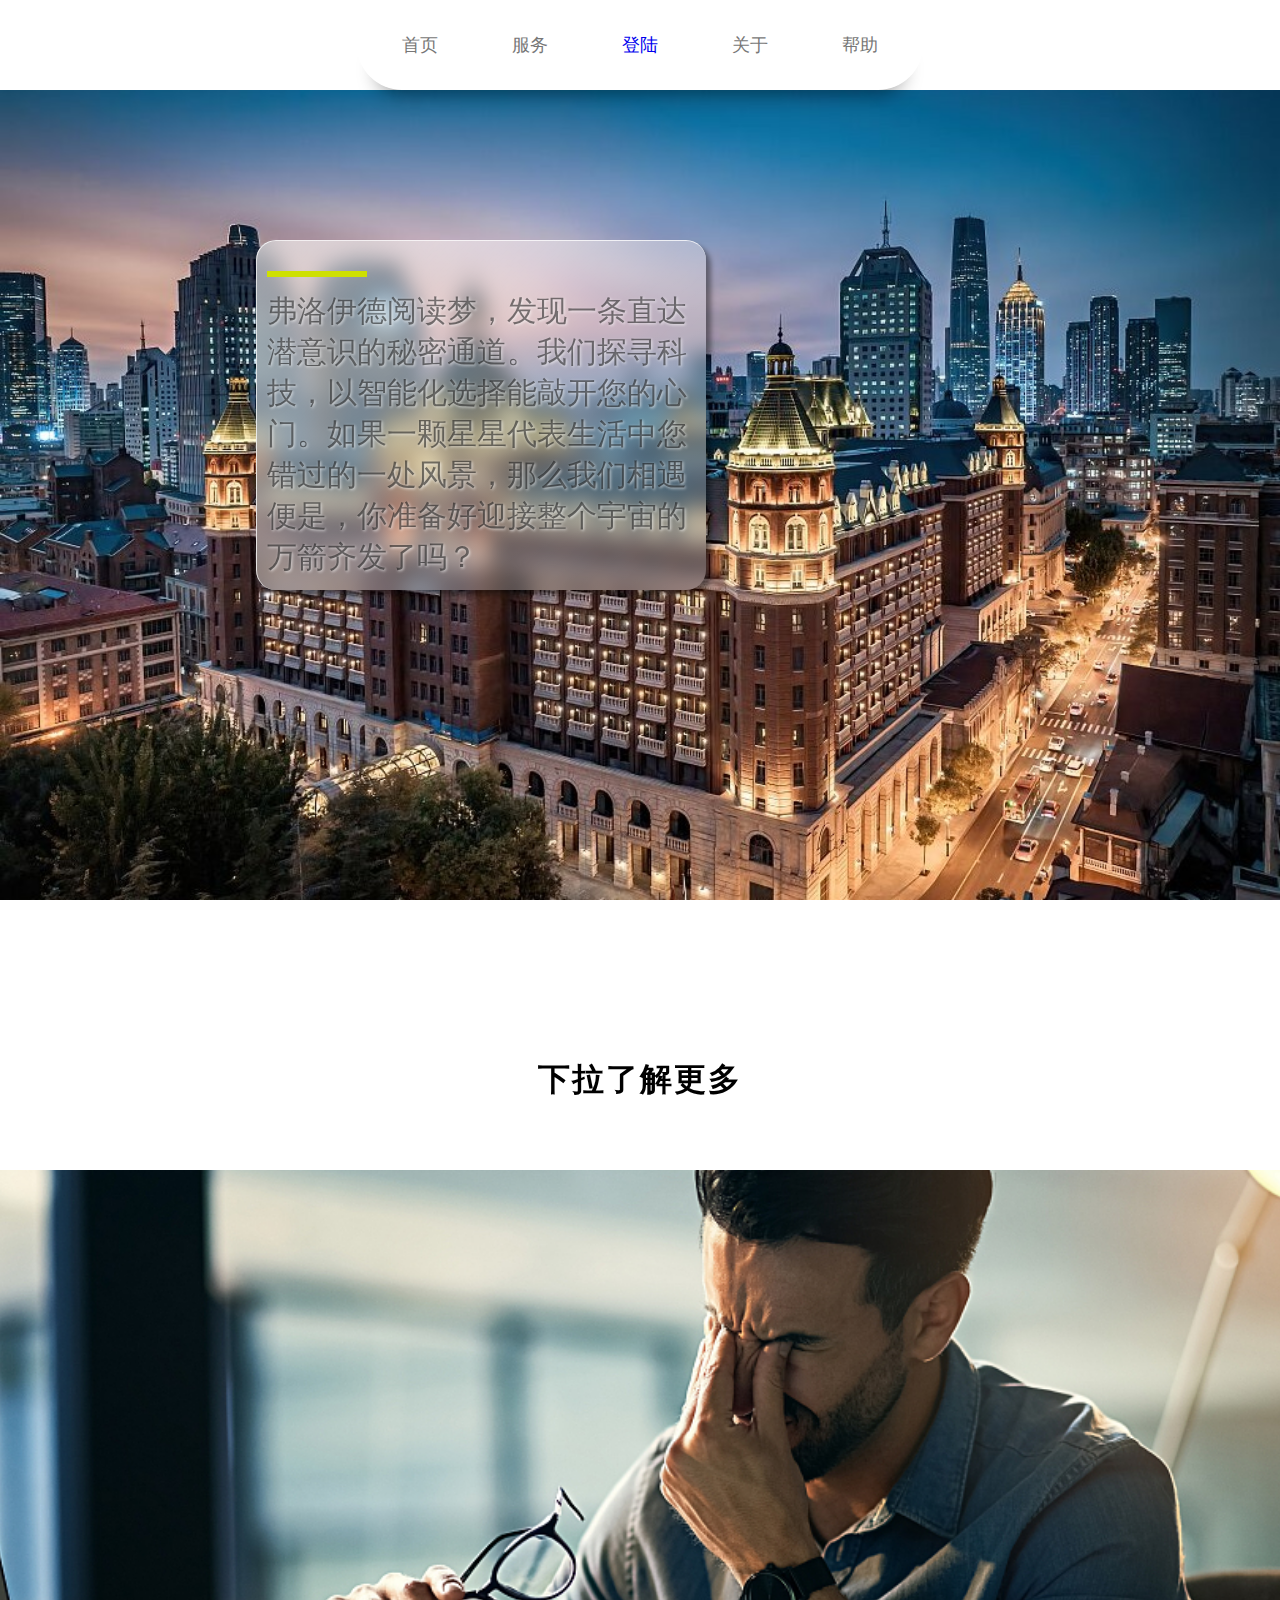
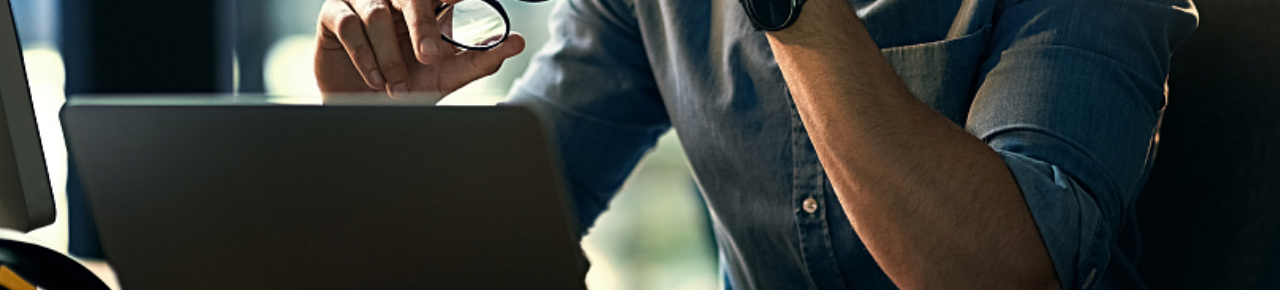
<file: code/index.html>
<!DOCTYPE html>
<html lang="en">
  <head>
    <meta charset="UTF-8" />
    <meta http-equiv="X-UA-Compatible" content="IE=edge" />
    <link href="style.css" rel="stylesheet" />
    <meta name="viewport" content="width=, initial-scale=1.0" />
    <title>Hotel Manager</title>
  </head>
  <body>
    <header>
      <div class="container">
        <nav>
          <ul>
            <li href="#">首页</li>
            <li href="#">服务</li>
            <li>
              <a href="./Login/Login.html" class="login">登陆</a>
            </li>
            <li href="#">关于</li>
            <li href="#">帮助</li>
          </ul>
        </nav>
      </div>
      <div class="wrap">
        <div class="banner">
          <div class="desc">
            <div class="line"></div>
            <p>
              弗洛伊德阅读梦，发现一条直达潜意识的秘密通道。我们探寻科技，以智能化选择能敲开您的心门。如果一颗星星代表生活中您错过的一处风景，那么我们相遇便是，你准备好迎接整个宇宙的万箭齐发了吗？
            </p>
          </div>
        </div>
      </div>

      <div class="shell">
        <div class="text">
          <h1>下拉了解更多</h1>
        </div>
        <div
          class="image"
          style="background-image: url('./img/begin8.jpg')"
        ></div>
        <div class="heading">
          <h1>渴望说走就走的旅行</h1>
        </div>
        <div class="text">
          <h1>埋首于数不清的报表</h1>
        </div>

        <div
          class="image"
          style="background-image: url('./img/begin0.jpg')"
        ></div>
        <div class="heading">
          <h1>困于生活的苟且</h1>
        </div>
        <div class="text">
          <h1>向往诗和远方</h1>
        </div>

        <div
          class="image"
          style="background-image: url('./img/begin7.jpg')"
        ></div>
        <div class="heading">
          <h1>快，来一场说走就走的旅行</h1>
        </div>
        <div class="text">
          <h1>期待羁旅的温暖</h1>
        </div>

        <div
          class="image"
          style="background-image: url('./img/begin5.jpg')"
        ></div>
        <div class="heading">
          <h1>我们期待与您相遇</h1>
        </div>
        <div class="text">
          <h1>与您携手</h1>
        </div>

        <div
          class="image"
          style="background-image: url('./img/begin2.jpg')"
        ></div>
        <div class="heading">
          <h1>专业友好的团队协作模式</h1>
        </div>
        <div class="text">
          <h1>为您提供休憩的港湾</h1>
        </div>

        <div
          class="image"
          style="background-image: url('./img/begin3.jpg')"
        ></div>
        <div class="heading">
          <h1>享受全智能的服务</h1>
        </div>
        <div class="text">
          <h1>保证最满意的旅游行程</h1>
        </div>

        <div
          class="image"
          style="background-image: url('./img/begin4.jpg')"
        ></div>
        <div class="heading">
          <h1>呵护每一个纯真的梦想</h1>
        </div>
        <div class="text">
          <h1>我们在这里等你</h1>
        </div>

        <div
          class="image"
          style="background-image: url('./img/begin6.jpg')"
        ></div>
        <div class="heading">
          <h1>期待与您的转角相遇</h1>
        </div>
      </div>
    </header>
  </body>
</html>
</file>
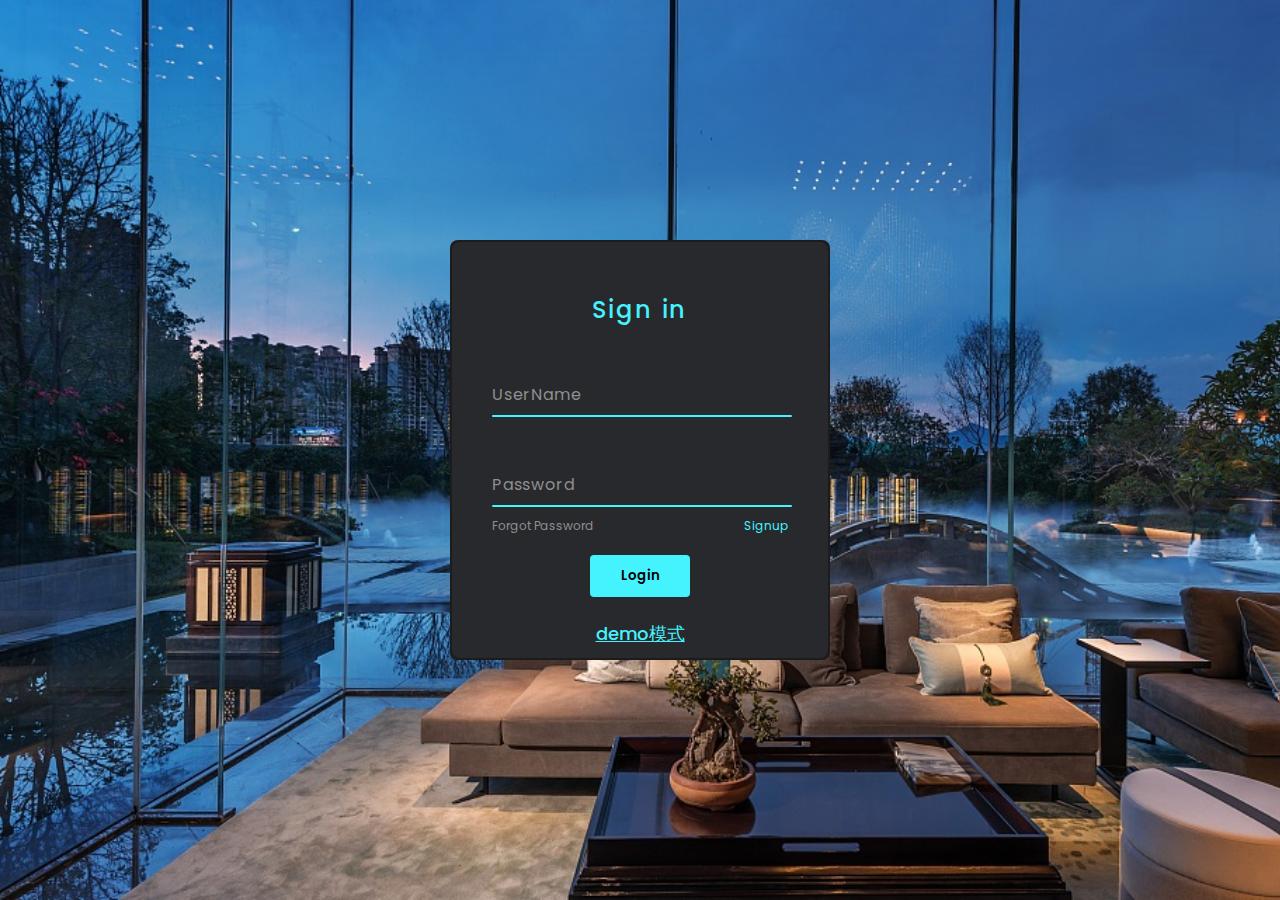
<file: code/Login/Login.html>
<!DOCTYPE html>
<html lang="en">
  <head>
    <meta charset="UTF-8" />
    <title>登陆界面</title>
    <link rel="stylesheet" href="login.css" />
  </head>

  <body>
    <div class="box">
      <form autocomplete="off">
        <h2>Sign in</h2>
        <div class="inputBox">
          <input type="text" required="required" />
          <span>UserName</span>
          <i></i>
        </div>
        <div class="inputBox">
          <input type="password" required="required" />
          <span>Password</span>
          <i></i>
        </div>
        <div class="links">
          <a href="#">Forgot Password</a>
          <a href="#">Signup</a>
        </div>
        <input
          type="submit"
          value="Login"
          onclick="window.location.href('./main/main.html')"
        />

        <h1 class="skip"><a href="../main/main.html">demo模式</a></h1>
      </form>
    </div>
  </body>
</html>
</file>
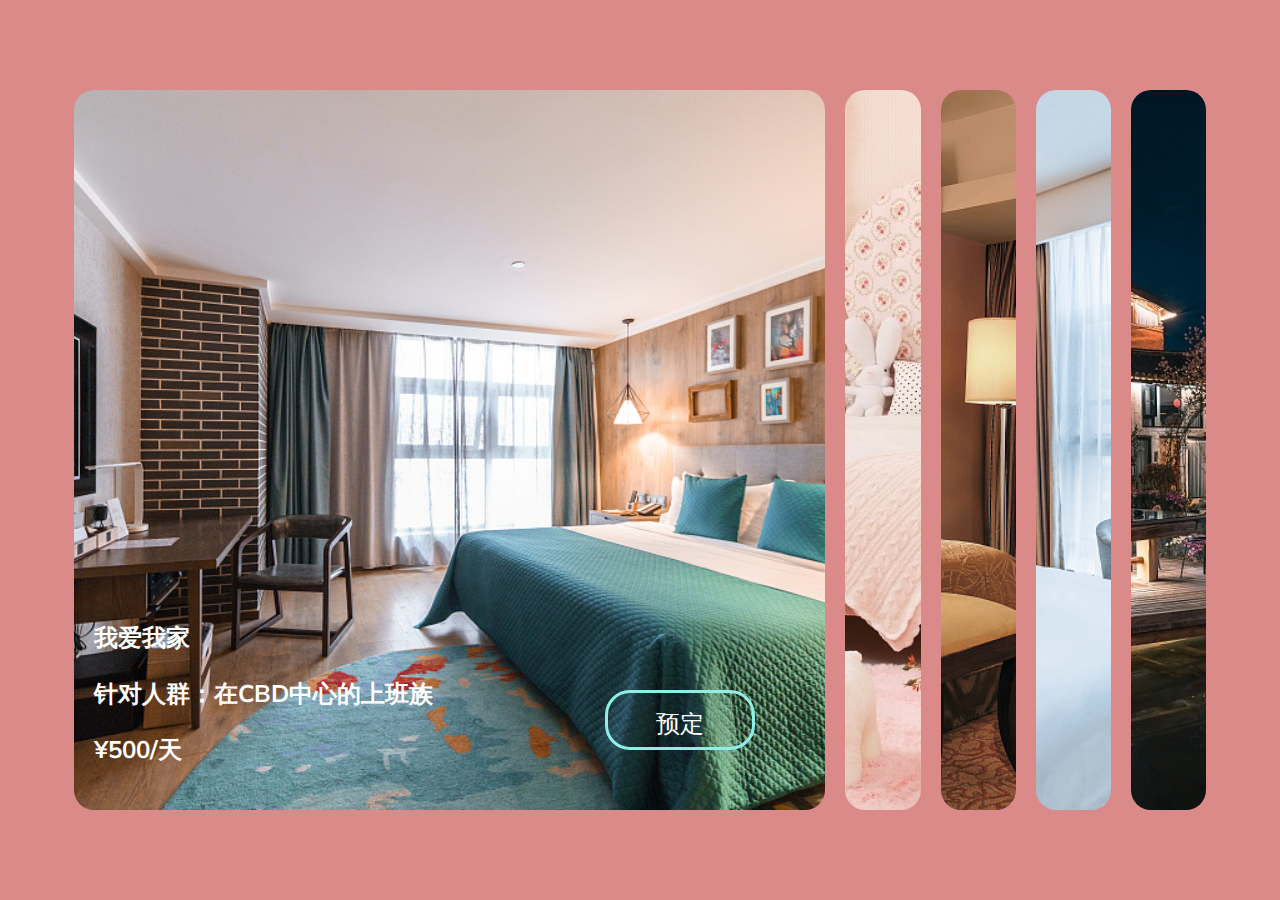
<file: code/main/main.html>
<!DOCTYPE html>
<html lang="en">
  <head>
    <meta charset="UTF-8" />
    <meta http-equiv="X-UA-Compatible" content="IE=edge" />
    <meta name="viewport" content="width=device-width, initial-scale=1.0" />
    <link rel="stylesheet" href="style.css" />
    <title>房间选择</title>
  </head>
  <body>
    <div class="container">
      <div class="panel active" style="background-image: url('1.png')">
        <h3>
          我爱我家
          <p>针对人群：在CBD中心的上班族</p>
          <p>¥500/天</p>
        </h3>

        <a href="../operator/operator.html">预定</a>
      </div>
      <div class="panel" style="background-image: url('2.jpg')">
        <h3>
          梦想豪宅
          <p>针对人群：女性群体（白蓝领）、网红打卡</p>
          <p>¥500/天</p>
        </h3>
        <a href="../operator/operator.html">预定</a>
      </div>
      <div class="panel" style="background-image: url('3.png')">
        <h3>
          胸中竹玉
          <p>针对人群：商务人员</p>
          <p>¥900/天</p>
        </h3>
        <a href="../operator/operator.html">预定</a>
      </div>
      <div class="panel" style="background-image: url('4.png')">
        <h3>
          行行有我
          <p>针对人群：不同收入的消费人群</p>
          <p>¥300/天</p>
        </h3>
        <a href="../operator/operator.html">预定</a>
      </div>
      <div class="panel" style="background-image: url('5.jpg')">
        <h3>
          城中小屋
          <p>针对人群：精神追求者、忙里偷闲人</p>
          <p>¥1200/天</p>
        </h3>
        <a href="../operator/operator.html">预定</a>
      </div>
    </div>
    <script src="script.js"></script>
  </body>
</html>
</file>
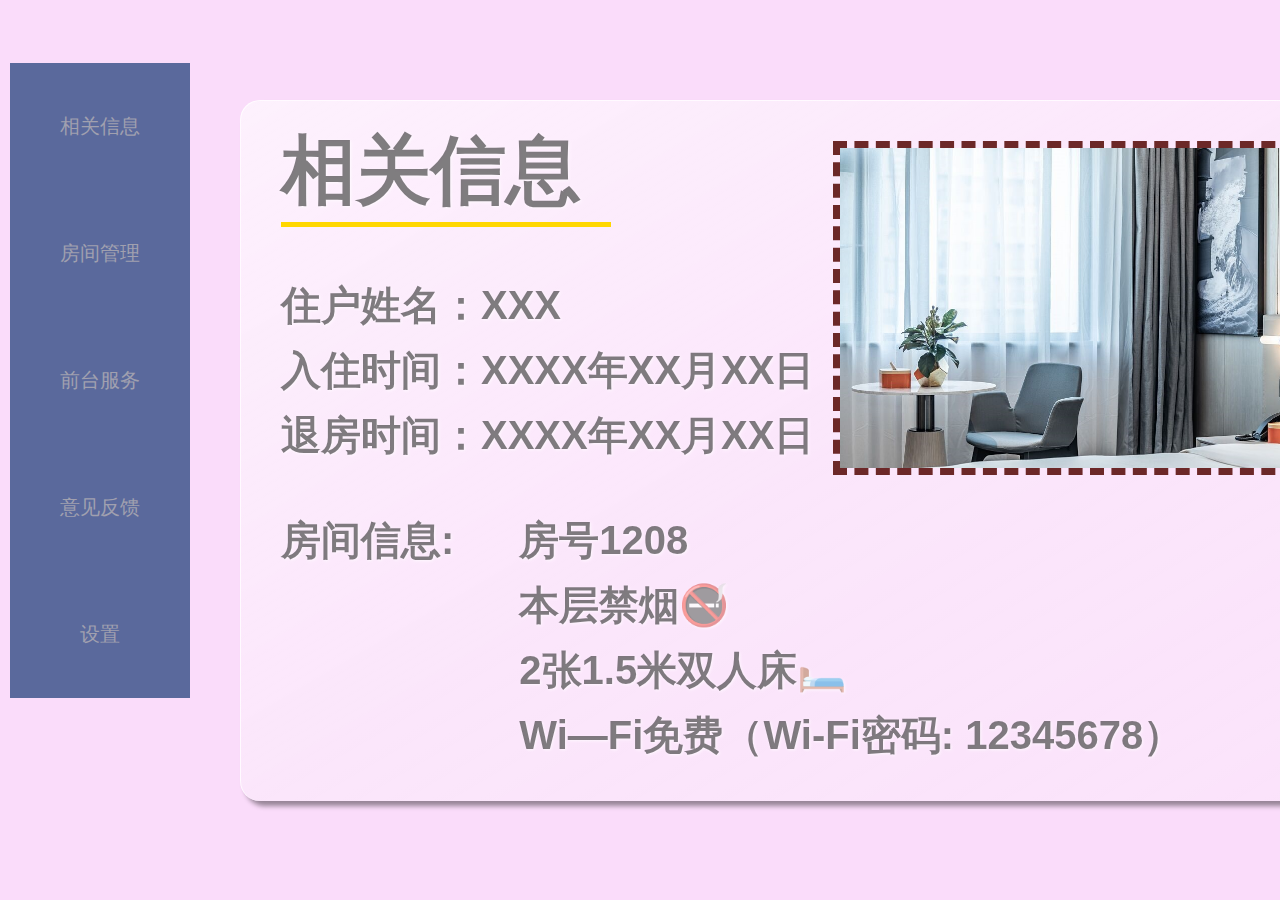
<file: code/operator/operator.html>
<!DOCTYPE html>
<html>
  <head>
    <meta charset="UTF-8" />
    <link rel="stylesheet" href="style.css" />
    <title>显示</title>
    <style>
      .switch-holder {
        display: flex;
        width: 350px;
        padding: 10px 20px;
        border-radius: 10px;
        box-shadow: -8px -8px 15px rgba(255, 255, 255, 0.7),
          10px 10px 10px rgba(0, 0, 0, 0.2),
          inset 8px 8px 15px rgba(255, 255, 255, 0.7),
          inset 10px 10px 10px rgba(0, 0, 0, 0.2);
        justify-content: space-between;
        align-items: center;
      }

      .switch-label {
        padding: 0 20px 0 10px;
      }

      .switch-label i {
        margin-right: 5px;
      }

      .switch-toggle {
        height: 40px;
      }

      .switch-toggle input[type="checkbox"] {
        position: absolute;
        opacity: 0;
        z-index: -2;
      }

      .switch-toggle input[type="checkbox"] + label {
        position: relative;
        display: inline-block;
        width: 100px;
        height: 40px;
        border-radius: 20px;
        margin: 0;
        cursor: pointer;
        box-shadow: inset -8px -8px 15px rgba(255, 255, 255, 0.6),
          inset 10px 10px 10px rgba(0, 0, 0, 0.25);
      }

      .switch-toggle input[type="checkbox"] + label::before {
        position: absolute;
        content: "OFF";
        font-size: 13px;
        text-align: center;
        line-height: 25px;
        top: 8px;
        left: 8px;
        width: 45px;
        height: 25px;
        border-radius: 20px;
        background-color: #eeeeee;
        box-shadow: -3px -3px 5px rgba(255, 255, 255, 0.5),
          3px 3px 5px rgba(0, 0, 0, 0.25);
        transition: 0.3s ease-in-out;
      }

      .switch-toggle input[type="checkbox"]:checked + label::before {
        left: 50%;
        content: "ON";
        color: #fff;
        background-color: #00b33c;
        box-shadow: -3px -3px 5px rgba(255, 255, 255, 0.5), 3px 3px 5px #00b33c;
      }
    </style>
  </head>
  <body>
    <div class="menu">
      <ul>
        <li class="list"><a href="#home">相关信息</a></li>
        <li class="list"><a href="#news">房间管理</a></li>
        <li class="list"><a href="#contact">前台服务</a></li>
        <li class="list"><a href="#about">意见反馈</a></li>
        <li class="list"><a href="#buy">设置</a></li>
      </ul>
    </div>
    <div class="shell">
      <div class="glass">
        <div class="glass-text">
          <div class="fun active">
            <div class="card">
              <h2>相关信息</h2>
              <img src="userpicture.jpeg" alt="" height="320" class="image" />
              <div class="line"></div>
              <ul>
                <li>住户姓名：XXX</li>
                <li>入住时间：XXXX年XX月XX日</li>
                <li>退房时间：XXXX年XX月XX日</li>
                <li class="room--info">房间信息:</li>
                <ul class="room-info">
                  <li>房号1208</li>
                  <li>本层禁烟🚭</li>
                  <li>2张1.5米双人床🛏️</li>
                  <li>Wi—Fi免费（Wi-Fi密码: 12345678）</li>
                </ul>
              </ul>
            </div>
          </div>

          <div class="fun">
            <div class="card">
              <h2>房间管理</h2>
              <div class="line"></div>
              <ul class="check">
                <li>
                  <div class="switch-holder">
                    <div class="switch-label">
                      <i class="fa fa-bluetooth-b"></i><span>走廊灯</span>
                    </div>
                    <div class="switch-toggle">
                      <input type="checkbox" id="bluetooth" />
                      <label for="bluetooth"></label>
                    </div>
                  </div>
                </li>
                <li>
                  <div class="switch-holder">
                    <div class="switch-label">
                      <i class="fa fa-bluetooth-b"></i><span>浴室灯</span>
                    </div>
                    <div class="switch-toggle">
                      <input type="checkbox" id="light" />
                      <label for="light"></label>
                    </div>
                  </div>
                </li>
                <li>
                  <div class="switch-holder">
                    <div class="switch-label">
                      <i class="fa fa-bluetooth-b"></i><span>床头灯</span>
                    </div>
                    <div class="switch-toggle">
                      <input type="checkbox" id="light-bed" />
                      <label for="light-bed"></label>
                    </div>
                  </div>
                </li>
                <li>
                  <div class="switch-holder">
                    <div class="switch-label">
                      <i class="fa fa-bluetooth-b"></i><span>电视灯</span>
                    </div>
                    <div class="switch-toggle">
                      <input type="checkbox" id="light-tv" />
                      <label for="light-tv"></label>
                    </div>
                  </div>
                </li>
              </ul>
              <ul class="check-right">
                <li>
                  <div class="switch-holder">
                    <div class="switch-label">
                      <i class="fa fa-bluetooth-b"></i><span>窗帘</span>
                    </div>
                    <div class="switch-toggle">
                      <input type="checkbox" id="window" />
                      <label for="window"></label>
                    </div>
                  </div>
                </li>
                <li>
                  <div class="switch-holder">
                    <div class="switch-label">
                      <i class="fa fa-bluetooth-b"></i><span>落地灯</span>
                    </div>
                    <div class="switch-toggle">
                      <input type="checkbox" id="light-ground" />
                      <label for="light-ground"></label>
                    </div>
                  </div>
                </li>
                <li>
                  <div class="switch-holder">
                    <div class="switch-label">
                      <i class="fa fa-bluetooth-b"></i><span>浴霸</span>
                    </div>
                    <div class="switch-toggle">
                      <input type="checkbox" id="light-rest" />
                      <label for="light-rest"></label>
                    </div>
                  </div>
                </li>
                <li>
                  <div class="switch-holder">
                    <div class="switch-label">
                      <i class="fa fa-bluetooth-b"></i><span>热水</span>
                    </div>
                    <div class="switch-toggle">
                      <input type="checkbox" id="hot-water" />
                      <label for="hot-water"></label>
                    </div>
                  </div>
                </li>
              </ul>
            </div>
          </div>

          <div class="fun">
            <div class="card">
              <img src="service.jpg" alt="" height="320" class="image" />
              <h2>前台服务</h2>
              <div class="line"></div>
              <ul>
                <li class="service">
                  <div class="call-service">
                    <h3>呼叫服务员<button class="btn-1">呼叫</button></h3>
                  </div>
                </li>
                <li>
                  <div class="call-meal">
                    <h3>预约餐点<button class="btn-2">预约</button></h3>
                  </div>
                </li>
                <li>
                  <div class="call-morning">
                    <h3>Morning Call<button class="btn-3">预约</button></h3>
                  </div>
                </li>
                <li>
                  <div class="call-clean">
                    <h3>预约清扫<button class="btn-4">预约</button></h3>
                  </div>
                </li>
                <li>
                  <div class="call-back">
                    <h3>提前退房<button class="btn-5">预约</button></h3>
                  </div>
                </li>
              </ul>
              <div class="phone">
                <h4>联系方式: 137 0653 XXXX</h4>
              </div>
            </div>
          </div>

          <div class="fun">
            <div class="card">
              <h2>意见反馈</h2>
              <div class="line"></div>
              <div class="Content-Main">
                <div class="Content-Main1">
                  <h1>用户反馈</h1>
                </div>
                <form action="" method="post" class="form-report">
                  <label>
                    <span>联系方式:</span>
                    <select name="select2" class="select2">
                      <option value="Email">邮箱</option>
                      <option value="Phone">电话</option>
                      <option value="QQ">QQ</option>
                    </select>
                    <input type="text" placeholder="" />
                  </label>
                  <label>
                    <span>意见:</span>
                    <textarea
                      id="mesaage"
                      name="message"
                      placeholder="您的宝贵意见"
                    ></textarea>
                  </label>
                  <label>
                    <span>整改方向:</span>
                    <select name="select1" class="select1">
                      <option value="Job Inquiry">客房卫生</option>
                      <option value="General Question">前台服务</option>
                      <option value="General Question">服务态度</option>
                      <option value="General Question">餐点质量</option>
                    </select>
                  </label>
                  <label>
                    <input type="button" class="button" value="反馈" />
                  </label>
                </form>
              </div>
            </div>
          </div>

          <div class="fun">
            <div class="card">
              <h2>设置</h2>
              <div class="line"></div>
              <h1>功能敬请期待！</h1>
            </div>
          </div>
        </div>
      </div>
    </div>
    <script src="script.js"></script>
  </body>
</html>
</file>
<file: code/style.css>
* {
  padding: 0;
  margin: 0;
  box-sizing: border-box;
}

.container {
  display: flex;
  align-items: center;
  justify-content: center;
}

nav {
  background-color: #fff;
  border-radius: 50px;
  padding: 10px;
  box-shadow: 0 25px 20px -20px rgba(0, 0, 0, 0.4);
}

nav a:link {
  text-decoration: none;
}

nav ul li {
  list-style: none;
  display: inline-block;
  padding: 13px 35px;
  margin: 10px auto;
  font-size: 18px;
  font-weight: 500;
  color: #777;
  cursor: pointer;
  position: relative;
  z-index: 2;
  transition: color 0.5s;
}

nav ul li::after {
  content: "";
  background: #f44566;
  width: 100%;
  height: 100%;
  border-radius: 30px;
  position: absolute;
  top: 100%;
  left: 50%;
  transform: translate(-50%, -50%);
  z-index: -1;
  opacity: 0;
  transition: top 0.5s, opacity 0.5s;
}

nav ul li:hover {
  color: #fff;
}

nav ul li:hover::after {
  top: 50%;
  opacity: 1;
}

.shell {
  height: 100vh;
  overflow-x: hidden;
  perspective: 3px;
}

.shell div {
  position: relative;
  display: flex;
  justify-content: center;
  align-items: center;
  font-style: 30px;
  letter-spacing: 2px;
}

.image {
  transform: translateZ(-1px) scale(1.6);
  background-size: cover;
  height: 100vh;
  z-index: -1;
}

.text {
  height: 50vh;
  background-color: #fff;
}

.text:first-child {
  height: 20vh;
}

.text h1 {
  color: #000;
}

.heading {
  z-index: -1;
  transform: translateY(-30vh) translateZ(1px);
  color: #fff;
  font-size: 30px;
}

.wrap {
  background: url(./img/opening.jpeg);
  background-size: cover;
  background-attachment: fixed;
  /* overflow-x: hidden; */
}

.banner {
  width: 60%;
  height: 100vh;

  margin: auto;
  display: grid;
  grid-template-rows: 1fr 1fr;
}

.desc {
  align-self: end;
  margin-top: 150px;
  border-radius: 20px;
  width: 450px;
  height: 350px;
  /* 设置渐变 */
  background: linear-gradient(
    to right bottom,
    rgba(255, 255, 255, 0.6),
    rgba(255, 255, 255, 0.3),
    rgba(255, 255, 255, 0.2)
  );
  /* 重点：使元素背景模糊化 */
  backdrop-filter: blur(11px);
  /* 设置上高光和左高光，使其看起来更加逼真 */
  border-top: 1px solid rgba(255, 255, 255, 0.8);
  border-left: 1px solid rgba(255, 255, 255, 0.8);
  box-shadow: 5px 5px 5px rgba(0, 0, 0, 0.4);
}

.line {
  display: inline-block;
  margin-top: 30px;
  width: 100px;
  height: 6px;
  background: #cee002;
  margin-left: 10px;
}

.desc p {
  width: 100%;
  height: 50vh;
  color: #f7f7f7;
  font: 900 30px "";
  margin-left: 10px;
  font-weight: 200;
  padding-top: 10px;
  font-style: normal;
  color: rgba(0, 0, 0, 0.5);
  /* 设置文字阴影 */
  text-shadow: 1px 1px 3px rgba(255, 255, 255, 0.7);
}
</file>
<file: code/Login/login.css>
@import url("https://fonts.googleapis.com/css2?family=Poppins:wght@300;400;500;600;700;800;900&display=swap");

* {
  margin: 0;
  padding: 0;
  box-sizing: border-box;
  font-family: "Poppins", sans-serif;
}

body {
  display: flex;
  justify-content: center;
  align-items: center;
  min-height: 100vh;
  flex-direction: column;
  background-image: url(login.jpeg);
  background-size: cover;
  background-attachment: fixed;
}

.box {
  position: relative;
  width: 380px;
  height: 420px;
  background: #1c1c1c;
  border-radius: 8px;
  overflow: hidden;
}

form {
  position: absolute;
  inset: 2px;
  background: #28292d;
  padding: 50px 40px;
  border-radius: 8px;
  z-index: 2;
  display: flex;
  flex-direction: column;
}

h2 {
  color: #45f3ff;
  font-weight: 500;
  text-align: center;
  letter-spacing: 0.1em;
}

.inputBox {
  position: relative;
  width: 300px;
  margin-top: 35px;
}

.inputBox input {
  position: relative;
  width: 100%;
  padding: 20px 10px 10px;
  background: transparent;
  outline: none;
  box-shadow: none;
  border: none;
  color: #23242a;
  font-size: 1em;
  letter-spacing: 0.05em;
  transition: 0.5s;
  z-index: 10;
}

.inputBox span {
  position: absolute;
  left: 0;
  padding: 20px 0px 10px;
  pointer-events: none;
  font-size: 1em;
  color: #8f8f8f;
  letter-spacing: 0.05em;
  transition: 0.5s;
}

.inputBox input:valid ~ span,
.inputBox input:focus ~ span {
  color: #45f3ff;
  transform: translateX(0px) translateY(-34px);
  font-size: 0.75em;
}

.inputBox i {
  position: absolute;
  left: 0;
  bottom: 0;
  width: 100%;
  height: 2px;
  background: #45f3ff;
  border-radius: 4px;
  overflow: hidden;
  transition: 0.5s;
  pointer-events: none;
  z-index: 9;
}

.inputBox input:valid ~ i,
.inputBox input:focus ~ i {
  height: 44px;
}

.links {
  display: flex;
  justify-content: space-between;
}

.links a {
  margin: 10px 0;
  font-size: 0.75em;
  color: #8f8f8f;
  text-decoration: beige;
}

.links a:hover,
.links a:nth-child(2) {
  color: #45f3ff;
}

input[type="submit"] {
  border: none;
  outline: none;
  padding: 11px 25px;
  background: #45f3ff;
  cursor: pointer;
  border-radius: 4px;
  font-weight: 600;
  width: 100px;
  margin-top: 10px;
  margin-left: auto;
  margin-right: auto;
}

input[type="submit"]:active {
  opacity: 0.8;
}

.skip {
  list-style: none;
  display: inline-block;
  padding: 13px 35px;
  margin: 10px auto;
  font-size: 18px;
  font-weight: 500;
  color: #777;
  cursor: pointer;
  position: relative;
  z-index: 2;
  transition: color 0.5s;
}

.skip a {
  color: #45f3ff;
}
</file>
<file: code/main/style.css>
@import url("https://fonts.googleapis.com/css?family=Muli&display=swap");

* {
  box-sizing: border-box;
}

body {
  font-family: "Muli", sans-serif;
  display: flex;
  align-items: center;
  justify-content: center;
  height: 100vh;
  overflow: hidden;
  margin: 0;
  background-color: rgb(219, 138, 138);
}

.container {
  display: flex;
  width: 90vw;
}

.panel {
  background-size: cover;
  background-position: center;
  background-repeat: no-repeat;
  height: 80vh;
  border-radius: 20px;
  color: #fff;
  cursor: pointer;
  flex: 0.5;
  margin: 10px;
  position: relative;
  -webkit-transition: all 700ms ease-in;
}

.panel h3 {
  font-size: 24px;
  position: absolute;
  bottom: 20px;
  left: 20px;
  margin: 0;
  opacity: 0;
}

.panel p:last-child {
  padding-right: 250px;
}

.panel a {
  font-size: 24px;
  position: absolute;
  bottom: 60px;
  right: 70px;
  border: 3px solid rgb(143, 238, 230);
  border-radius: 25px;
  width: 150px;
  height: 60px;
  text-align: center;
  line-height: 60px;
  color: #fff;
  margin: 0;
  opacity: 0;
  text-decoration: none;
}

.panel.active {
  flex: 5;
}

.panel.active h3 {
  opacity: 1;
  transition: opacity 0.3s ease-in 0.4s;
}

.panel.active a {
  opacity: 1;
  transition: opacity 0.3s ease-in 0.4s;
}

@media (max-width: 480px) {
  .container {
    width: 100vw;
  }

  .panel:nth-of-type(4),
  .panel:nth-of-type(5) {
    display: none;
  }
}
</file>
<file: code/operator/style.css>
* {
  padding: 0;
  margin: 0;
  list-style: none;
}
body {
  height: 100vh;
  display: flex;
  align-items: center;
  justify-content: center;
  background-color: rgb(250, 220, 250);
  transition: 1s;
}

.menu ul {
  position: absolute;
  left: 10px;
  top: 7%;
  width: 180px;
  background-color: rgba(50, 76, 132, 0.8);
}
li a {
  display: block;
  color: rgb(160, 160, 175);
  padding: 50px 16px;
  text-decoration: none;
  text-align: center;
  font-size: 20px;
}
/* 鼠标移动到选项上修改背景颜色 */
li a:hover {
  background-color: #555;
  color: white;
}

.shell {
  position: absolute;
  left: 240px;
}
.glass {
  width: 1200px;
  height: 700px;
  border-radius: 20px;
  /* 设置渐变 */
  background: linear-gradient(
    to right bottom,
    rgba(255, 255, 255, 0.6),
    rgba(255, 255, 255, 0.3),
    rgba(255, 255, 255, 0.2)
  );
  /* 重点：使元素背景模糊化 */
  backdrop-filter: blur(11px);
  /* 设置上高光和左高光，使其看起来更加逼真 */
  border-top: 1px solid rgba(255, 255, 255, 0.8);
  border-left: 1px solid rgba(255, 255, 255, 0.8);
  box-shadow: 5px 5px 5px rgba(0, 0, 0, 0.4);
}

.glass-text {
  /* 设置文字的大小和粗细 */
  font: 900 50px "";
  position: absolute;
  top: 10px;
  left: 20px;
  color: rgba(0, 0, 0, 0.5);
  /* 设置文字阴影 */
  text-shadow: 1px 1px 3px rgba(255, 255, 255, 0.7);
}

.fun {
  position: absolute;
  visibility: hidden;
  top: 10px;
  left: 20px;
}

.fun.active {
  visibility: visible;
}

.card {
  font-family: Arial, Helvetica, sans-serif;
  writing-mode: horizontal-tb;
  width: 1100px;
}

.image {
  position: absolute;
  top: 20px;
  right: 20px;
  border: 7px dashed rgb(108, 40, 40);
}

.line {
  width: 30%;
  height: 1px;
  border-top: solid #ffd700 5px;
}

.card li:first-child {
  margin-top: 50px;
}

.card li {
  margin-top: 10px;
  font-size: 40px;
}

.card .room--info {
  display: inline-block;
  margin-top: 50px;
}

.room-info {
  display: inline-block;
  position: absolute;
  margin-left: 65px;
}

button {
  padding: 1.3em 3em;
  font-size: 12px;
  text-transform: uppercase;
  letter-spacing: 2.5px;
  font-weight: 500;
  color: #000;
  background-color: #fff;
  border: none;
  border-radius: 45px;
  box-shadow: 0px 8px 15px rgba(0, 0, 0, 0.1);
  transition: all 0.3s ease 0s;
  cursor: pointer;
  outline: none;
}

button:hover {
  background-color: #23c483;
  box-shadow: 0px 15px 20px rgba(46, 229, 157, 0.4);
  color: #fff;
  transform: translateY(-7px);
}

button:active {
  transform: translateY(-1px);
}

.switch-holder {
  margin-top: 40px;
}

.switch-holder {
  display: flex;
  width: 350px;
  padding: 10px 20px;
  border-radius: 10px;
  box-shadow: -8px -8px 15px rgba(255, 255, 255, 0.7),
    10px 10px 10px rgba(0, 0, 0, 0.2),
    inset 8px 8px 15px rgba(255, 255, 255, 0.7),
    inset 10px 10px 10px rgba(0, 0, 0, 0.2);
  justify-content: space-between;
  align-items: center;
}

.switch-label1 {
  padding: 0 20px 0 10px;
}

.switch-label1 i {
  margin-right: 5px;
}

.switch-toggle1 {
  height: 40px;
}

.switch-toggle1 input[type="checkbox"] {
  position: absolute;
  opacity: 0;
  z-index: -2;
}

.switch-toggle1 input[type="checkbox"] + label {
  position: relative;
  display: inline-block;
  width: 100px;
  height: 40px;
  border-radius: 20px;
  margin: 0;
  cursor: pointer;
  box-shadow: inset -8px -8px 15px rgba(255, 255, 255, 0.6),
    inset 10px 10px 10px rgba(0, 0, 0, 0.25);
}

.switch-toggle1 input[type="checkbox"] + label::before {
  position: absolute;
  content: "OFF";
  font-size: 13px;
  text-align: center;
  line-height: 25px;
  top: 8px;
  left: 8px;
  width: 45px;
  height: 25px;
  border-radius: 20px;
  background-color: #eeeeee;
  box-shadow: -3px -3px 5px rgba(255, 255, 255, 0.5),
    3px 3px 5px rgba(0, 0, 0, 0.25);
  transition: 0.3s ease-in-out;
}

.switch-toggle1 input[type="checkbox"]:checked + label::before {
  left: 50%;
  content: "ON";
  color: #fff;
  background-color: #00b33c;
  box-shadow: -3px -3px 5px rgba(255, 255, 255, 0.5), 3px 3px 5px #00b33c;
}

.call-service {
  display: inline-block;
  position: absolute;
  margin-top: 60px;
  font-size: 30px;
  margin-left: 44px;
}

.btn-1 {
  position: absolute;
  display: inline-block;
  margin-top: 3px;
  margin-left: 20px;
  width: 120px;
}

.call-meal {
  display: inline-block;
  position: absolute;
  margin-top: 140px;
  font-size: 30px;
  margin-left: 44px;
}

.btn-2 {
  position: absolute;
  display: inline-block;
  margin-top: 3px;
  margin-left: 54px;
  width: 120px;
}

.call-morning {
  display: inline-block;
  position: absolute;
  margin-top: 230px;
  font-size: 30px;
}

.btn-3 {
  position: absolute;
  display: inline-block;
  margin-left: 30px;
  width: 120px;
}

.call-clean {
  display: inline-block;
  position: absolute;
  margin-top: 310px;
  font-size: 30px;
  margin-left: 44px;
}

.call-back {
  display: inline-block;
  position: absolute;
  margin-top: 400px;
  font-size: 30px;
  margin-left: 44px;
}

.btn-4 {
  position: absolute;
  display: inline-block;
  margin-left: 60px;
  width: 120px;
}

.btn-5 {
  position: absolute;
  display: inline-block;
  margin-left: 60px;
  width: 120px;
}

.check li,
.check-right li {
  margin-top: 50px;
}

.check-right {
  position: absolute;
  top: 112px;
  right: 130px;
}

.phone {
  display: inline-block;
  position: absolute;
  top: 370px;
  left: 450px;
  font-size: 46px;
}

.Content-Main {
  max-width: 500px;
  margin: auto;
  margin-top: 50px;
  padding: 20px 30px 20px 30px;
  font: 12px "Helvetica Neue", Helvetica, Arial, sans-serif;
  text-shadow: 1px 1px 1px #fff;
  border: 1px solid #ddd;
  border-radius: 30px;
  background: #e0e0e0;
  box-shadow: 15px 15px 30px #bebebe, -15px -15px 30px #ffffff;
}
.Content-Main h1 {
  display: block;
  padding: 0px 0px 10px 40px;
  margin: -10px -30px 30px -30px;
  font: 25px "Helvetica Neue", Helvetica, Arial, sans-serif;
  border-bottom: 1px solid #dadada;
  color: #888;
}
.Content-Main h1 > span {
  display: block;
  font-size: 11px;
}
.Content-Main label {
  display: block;
  margin: 0px 0px 5px;
}
.Content-Main label > span {
  float: left;
  width: 20%;
  padding-right: 10px;
  margin-top: 10px;
  font-family: "Helvetica Neue", Helvetica, Arial, sans-serif;
  font-weight: bold;
  text-align: right;
  color: #333;
}
.Content-Main input[type="text"],
.Content-Main textarea {
  width: 70%;
  height: 20px;
  padding: 5px 0px 5px 5px;
  margin-bottom: 16px;
  margin-right: 6px;
  margin-top: 2px;
  line-height: 15px;
  border-radius: 4px;
  border: 1px solid #ccc;
  color: #888;
  -webkit-border-radius: 4px;
  -moz-border-radius: 4px;
  -webkit-box-shadow: inset 0 1px 1px rgba(0, 0, 0, 0.075);
  box-shadow: inset 0 1px 1px rgba(0, 0, 0, 0.075);
  -moz-box-shadow: inset 0 1px 1px rgba(0, 0, 0, 0.075);
}
.select1 {
  width: 71%;
  height: 35px;
  margin-bottom: 16px;
  margin-right: 6px;
  margin-top: 2px;
  line-height: 15px;
  padding: 5px 0px 5px 5px;
  border-radius: 4px;
  border: 1px solid #ccc;
  color: #888;
  -webkit-border-radius: 4px;
  -moz-border-radius: 4px;
  -webkit-box-shadow: inset 0 1px 1px rgba(0, 0, 0, 0.075);
  box-shadow: inset 0 1px 1px rgba(0, 0, 0, 0.075);
  -moz-box-shadow: inset 0 1px 1px rgba(0, 0, 0, 0.075);
}
.select2 {
  width: 13%;
  border-radius: 4px;
  border: 1px solid #ccc;
  color: #888;
  -webkit-border-radius: 4px;
  -moz-border-radius: 4px;
  -webkit-box-shadow: inset 0 1px 1px rgba(0, 0, 0, 0.075);
  box-shadow: inset 0 1px 1px rgba(0, 0, 0, 0.075);
  -moz-box-shadow: inset 0 1px 1px rgba(0, 0, 0, 0.075);
}
.Content-Main textarea {
  width: 70%;
  height: 100px;
  padding: 5px 0px 0px 5px;
}
.button {
  padding: 10px 25px 10px 25px;
  margin-left: 111px;
  border-radius: 4px;
  border: 1px solid #ccc;
  background: #fff;
  color: #333;
}
.button:hover {
  color: #333;
  background-color: #ebebeb;
  border-color: #adadad;
}
</file>
